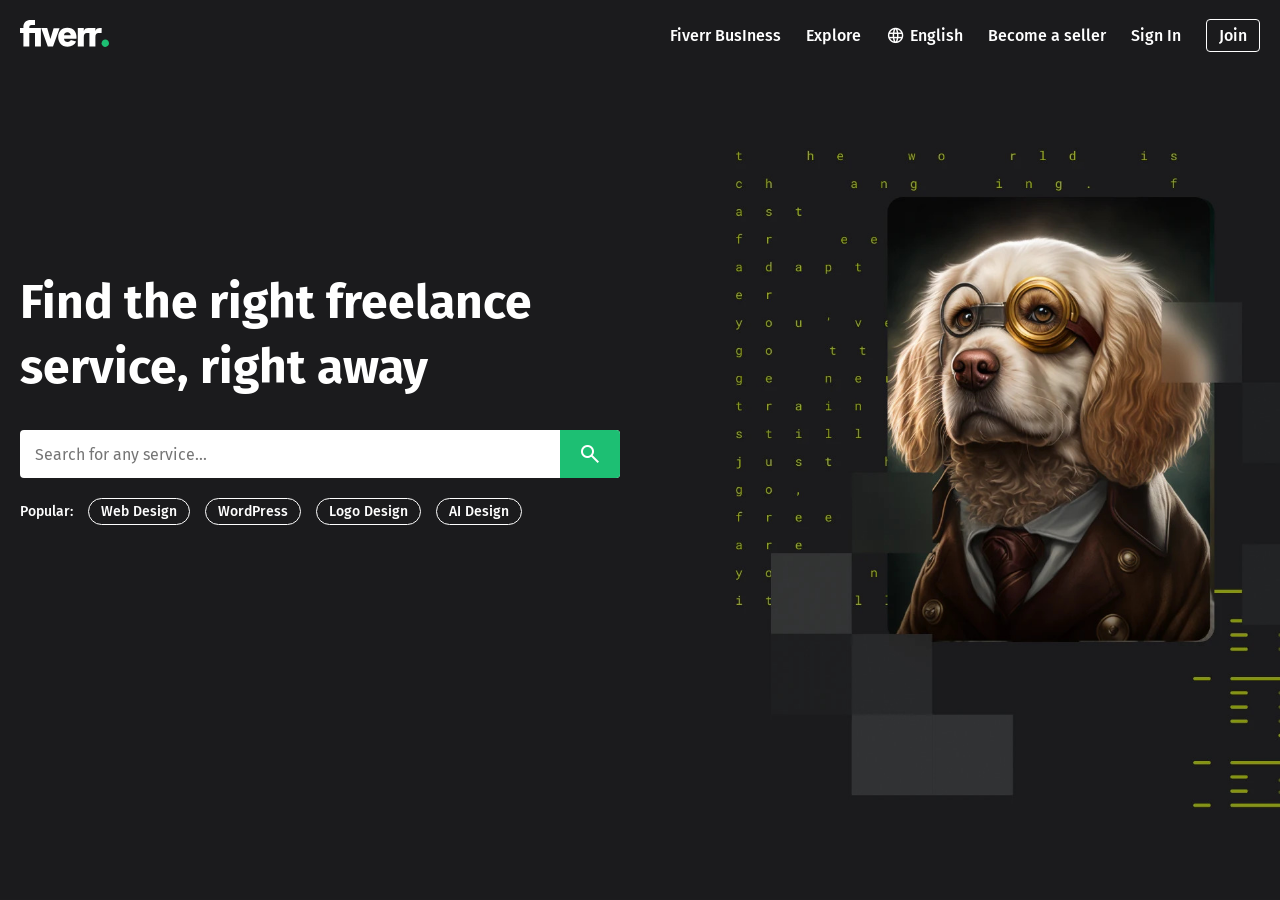
<file: Fiverr-Homepage-USing-HTML-and-CSS-main/Fiverr Homepage/index.html>
<!DOCTYPE html>
<!-- Coding By CodingNepal - www.codingnepalweb.com -->
<html lang="en">
  <head>
    <meta charset="UTF-8">
    <meta name="viewport" content="width=device-width, initial-scale=1.0">
    <title>Fiverr Homepage HTML and CSS</title>
    <link rel="stylesheet" href="style.css">
    <!-- Google Icons Link -->
    <link rel="stylesheet" href="https://fonts.googleapis.com/css2?family=Material+Symbols+Outlined:opsz,wght,FILL,GRAD@48,400,0,0" />
  </head>
  <body>
    <!-- Header or Navbar -->
    <header class="header">
      <nav class="navbar max-width">
        <a href="#"><img src="images/logo.svg" alt="logo"></a>
        <ul class="links">
          <li><a href="#">Fiverr BusIness</a></li>
          <li><a href="#">Explore</a></li>
          <li class="language">
            <span class="material-symbols-outlined">language</span>
            <a href="#">English</a>
          </li>
          <li><a href="#">Become a seller</a></li>
          <li class="btn signin"><a href="#">Sign In</a></li>
          <li class="btn join"><a href="#">Join</a></li>
        </ul>
      </nav>
    </header>

    <!-- Hero section -->
    <section class="hero">
       <div class="content max-width">
        <h2>Find the right freelance service, right away</h2>
        <div class="search-field">
          <input type="text" placeholder="Search for any service...">
          <span class="material-symbols-outlined search-btn">search</span>
        </div>
        <div class="popular-tags">
          Popular:
          <ul class="link">
            <li><a href="#">Web Design</a></li>
            <li><a href="#">WordPress</a></li>
            <li><a href="#">Logo Design</a></li>
            <li><a href="#">AI Design</a></li>
          </ul>
        </div>
       </div>
    </section>
  </body>
</html>
</file>
<file: Fiverr-Homepage-USing-HTML-and-CSS-main/Fiverr Homepage/style.css>
/* Importing Google font - Fira Sans */
@import url('https://fonts.googleapis.com/css2?family=Fira+Sans:wght@300;400;500;600;700&display=swap');

* {
    margin: 0;
    padding: 0;
    box-sizing: border-box;
    font-family: 'Fira Sans', sans-serif;
}

body {
    background: #000;
}

.max-width {
    max-width: 1280px;
    width: 100%;
    margin: 0 auto;
    padding: 0 20px;
}

/* Navbar styling */
.header {
    position: fixed;
    top: 0;
    left: 0;
    width: 100%;
    z-index: 1;
    padding: 20px 0;
}

.navbar {
    display: flex;
    align-items: center;
    justify-content: space-between;
}

.navbar .links {
    display: flex;
    align-items: center;
    list-style: none;
    gap: 25px;
}

.navbar .links li a {
    text-decoration: none;
    color: #fff;
    font-size: 1rem;
    font-weight: 500;
    transition: 0.2s ease;
}

.navbar .links li:hover :where(a, span) {
    color: #19a463;
}

.navbar .links .language {
    display: flex;
    align-items: center;
    cursor: pointer;
    gap: 5px;
}

.navbar .links span {
    font-size: 1.2rem;
    color: #fff;
}

.navbar .links .join a {
    border: 1px solid #fff;
    padding: 6px 12px;
    border-radius: 4px;
}

.navbar .links .join a:hover {
    color: #fff;
    background: #19a463;
    border-color: transparent;
}

/* Hero section styling */
.hero {
    height: 100vh;
    background-image: url("images/hero-img.jpg");
    background-position: center;
    background-size: cover;
    position: relative;
    display: flex;
    justify-content: center;
}

.hero .content {
    position: absolute;
    top: 30%;
}

.content h2 {
    color: #fff;
    font-size: 3rem;
    width: 600px;
    line-height: 65px;
}

.content .search-field {
    display: flex;
    align-items: center;
    height: 48px;
    width: 600px;
    position: relative;
    margin-top: 30px;
}

.search-field input {
    height: 100%;
    width: 100%;
    border: none;
    outline: none;
    padding: 0 15px;
    font-size: 1rem;
    border-radius: 4px;
}

.search-field .search-btn {
    position: absolute;
    right: 0;
    height: 100%;
    width: 60px;
    display: flex;
    align-items: center;
    justify-content: center;
    cursor: pointer;
    background: #1dbf73;
    color: #fff;
    border-radius: 0 4px 4px 0;
    transition: background 0.2s ease;
}

.search-field .search-btn:hover {
    background: #19a463;
}

.content .popular-tags {
    display: flex;
    color: #fff;
    font-size: 0.875rem;
    font-weight: 500;
    margin-top: 25px;
}

.content .popular-tags .link {
    display: flex;
    align-items: center;
    gap: 15px;
    margin-left: 15px;
    list-style: none;
}

.popular-tags .link li a {
    text-decoration: none;
    color: #fff;
    border: 1px solid #fff;
    padding: 4px 12px;
    border-radius: 50px;
    transition: 0.2s ease;
}

.popular-tags .link li a:hover {
    background: #fff;
    color: #000;
}

@media (max-width: 900px) {
    .hero {
        background: none;
    }

    .hero .content {
        max-width: 470px;
        text-align: center;
    }

    .hero .content h2 {
        font-size: 2.5rem;
        width: 100%;
    }

    .hero .search-field {
        display: block;
        width: 100%;
    }

    .search-field .search-btn {
        position: relative;
        margin-top: 10px;
        width: 100%;
        border-radius: 4px;

    }

    :is(.hero .content .popular-tags, .navbar .links li:not(.btn)) {
        display: none;
    }
}
</file>
